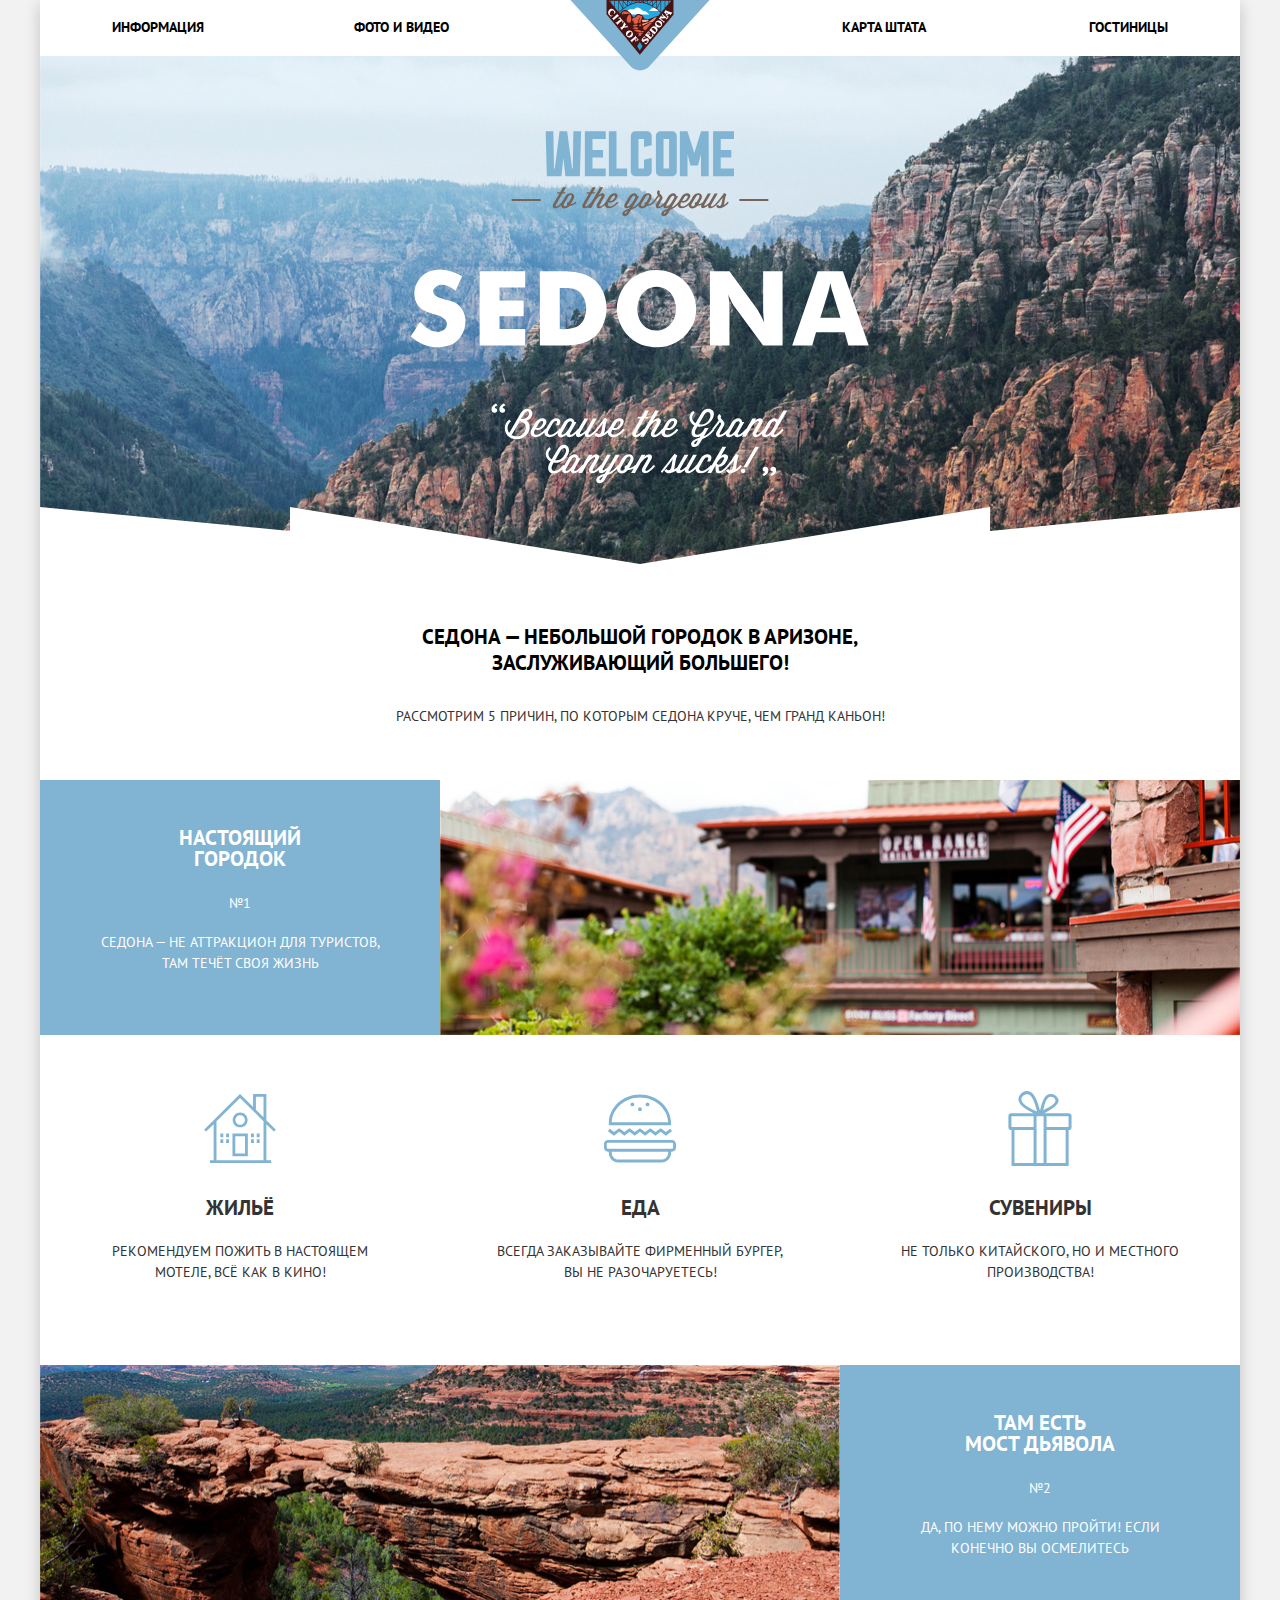
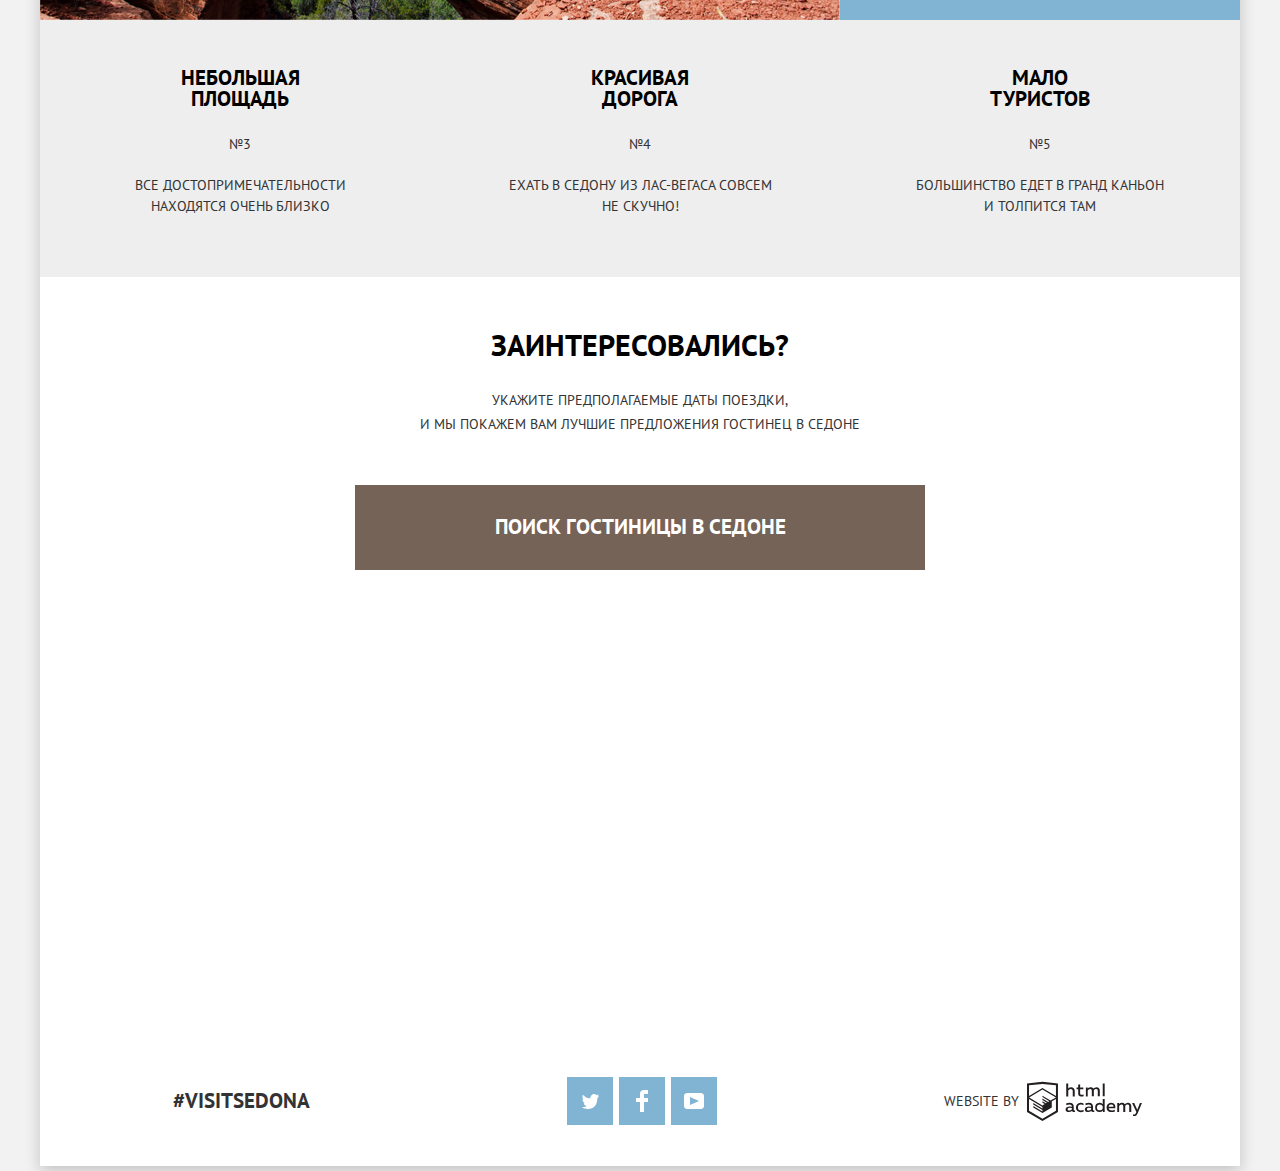
<file: index.html>
<!DOCTYPE html>
<html lang="ru">
	<head>
		<meta charset="utf-8">
		<title>HTML Academy: Седона</title>
		<link href="https://fonts.googleapis.com/css?family=PT+Sans:400,700&display=swap&subset=cyrillic" rel="stylesheet">
		<link href="css/normalize.css" rel="stylesheet">
		<link href="css/style_min.css" rel="stylesheet">
	</head>
	<body>
		<div class="wrap-content page-wrap">
			<header class="page-header">
				<nav class="main-navigation">
					<div class="logo">
						<img src="img/logo-sedona.svg" alt="Логотип сайта «Sedona»" width="140" height="72">
					</div>
					<ul class="site-navigation">
						<li class="navigation-item"><a href="#">Информация</a></li>
						<li class="navigation-item"><a href="#">Фото и видео</a></li>
						<li class="navigation-item right"><a href="#">Карта штата</a></li>
						<li class="navigation-item right"><a href="inner.html">Гостиницы</a></li>
					</ul>
				</nav>
			</header>
			<main class="page-content">
				<section class="promo">
					<div class="promo-wrap">
						<div class="promo-img-wrap">
							<img src="img/intro-welcome.svg" alt="Промо изображение" width="460" height="353">
						</div>
					</div>
					<b>Седона — небольшой городок в Аризоне, заслуживающий большего!</b>
					<p>Рассмотрим 5 причин, по которым Седона круче, чем гранд каньон!</p>
				</section>
				<section class="features">
					<ol class="features-list">
						<li class="features-item wide">
							<div class="info blue-bg">
								<h3>Настоящий городок</h3>
								<span class="number">№1</span>
								<p class="description-features">
									Седона — не аттракцион для туристов, там течёт своя жизнь
								</p>
							</div>
							<div class="img-feature-wrap">
								<img src="img/feature-1.jpg" alt="Фото города" width="800" height="255">
							</div>
							<ul class="advantages-list wide">
								<li class="advantages-item housing">
									<h3>Жильё</h3>
									<p class="description-features">
										Рекомендуем пожить в настоящем мотеле, всё как в кино!
									</p>
								</li>
								<li class="advantages-item food">
									<h3>Еда</h3>
									<p class="description-features">
										Всегда заказывайте фирменный бургер, вы не разочаруетесь!
									</p>
								</li>
								<li class="advantages-item presents">
									<h3>Сувениры</h3>
									<p class="description-features">
										Не только китайского, но и местного производства!
									</p>
								</li>
							</ul>
						</li>
						<li class="features-item wide reverse">
							<div class="info blue-bg">
								<h3>Там есть<br>Мост Дьявола</h3>
								<span class="number">№2</span>
								<p class="description-features">
									Да, по нему можно пройти! Если конечно вы осмелитесь
								</p>
							</div>
							<div class="img-feature-wrap">
								<img src="img/feature-2.jpg" alt="Фото Мост Дьявола" width="800" height="255">
							</div>
						</li>
						<li class="features-item gray-bg">
							<h3>Небольшая площадь</h3>
							<span class="number">№3</span>
							<p class="description-features">
								Все достопримечательности находятся очень близко
							</p>	
						</li>
						<li class="features-item gray-bg">
							<h3>Красивая дорога</h3>
							<span class="number">№4</span>
							<p class="description-features">
								Ехать в Седону из Лас-Вегаса совсем не скучно!
							</p>
						</li>
						<li class="features-item gray-bg">
							<h3>Мало туристов</h3>
							<span class="number">№5</span>
							<p class="description-features small-line">
								Большинство едет в гранд каньон и толпится там
							</p>	
						</li>
					</ol>
				</section>
				<section class="hotels">
					<h2>Заинтересовались?</h2>
					<p class="hotel-description">
						Укажите предполагаемые даты поездки,<br> и мы покажем вам лучшие предложения гостинец в Седоне
					</p>
					<button type="button" class="button-modal-window btn-click">Поиск гостиницы в седоне</button>
					<div class="modal-window-wrap">
						<form class="modal-window" method="post" action="https://echo.htmlacademy.ru">
							<p class="wrap-arrivel">
								<label class="arrivel info-label">
									<span class="date">Дата заезда:</span>
									<input type="text" name="arrivel-date" value="24 апреля 2017">
								</label>
								<button type="button" class="date-btn-wrap btn-click">
									<svg class="date-btn" width="21" height="22" fill="#cacaca" viewBox="0 0 21 22"><path d="M19.251 2.025h-2.845V.648c0-.381-.294-.689-.656-.689-.363 0-.656.308-.656.689v1.377h-3.938V.648c0-.381-.294-.689-.655-.689-.363 0-.657.308-.657.689v1.377H5.906V.648c0-.381-.294-.689-.656-.689-.363 0-.657.308-.657.689v1.377H1.75C.784 2.025 0 2.847 0 3.862v16.302C0 21.179.784 22 1.75 22h17.501c.966 0 1.749-.821 1.749-1.836V3.862c0-1.015-.783-1.837-1.749-1.837zm.437 18.139a.448.448 0 0 1-.437.459H1.75a.45.45 0 0 1-.438-.459V3.862a.45.45 0 0 1 .438-.459h2.844v1.378c0 .381.294.689.657.689.362 0 .656-.308.656-.689V3.403h3.938v1.378c0 .381.294.689.657.689.361 0 .655-.308.655-.689V3.403h3.938v1.378c0 .381.293.689.656.689.362 0 .656-.308.656-.689V3.403h2.845c.241 0 .437.206.437.459v16.302z"/><path d="M4.594 8.225h2.625v2.066H4.594zM4.594 11.668h2.625v2.067H4.594zM4.594 15.112h2.625v2.066H4.594zM9.188 15.112h2.625v2.066H9.188zM9.188 11.668h2.625v2.067H9.188zM9.188 8.225h2.625v2.066H9.188zM13.781 15.112h2.625v2.066h-2.625zM13.781 11.668h2.625v2.067h-2.625zM13.781 8.225h2.625v2.066h-2.625z"/>
									</svg>
								</button>
							</p>
							<p class="wrap-departure">
								<label class="departure info-label">
									<span class="date">Дата выезда:</span>
									<input type="text" name="date-of-departure" value="4 июля 2017">
								</label>	
								<button type="button" class="date-btn-wrap btn-click">
									<svg class="date-btn" width="21" height="22" fill="#cacaca" viewBox="0 0 21 22">
										<path d="M19.251 2.025h-2.845V.648c0-.381-.294-.689-.656-.689-.363 0-.656.308-.656.689v1.377h-3.938V.648c0-.381-.294-.689-.655-.689-.363 0-.657.308-.657.689v1.377H5.906V.648c0-.381-.294-.689-.656-.689-.363 0-.657.308-.657.689v1.377H1.75C.784 2.025 0 2.847 0 3.862v16.302C0 21.179.784 22 1.75 22h17.501c.966 0 1.749-.821 1.749-1.836V3.862c0-1.015-.783-1.837-1.749-1.837zm.437 18.139a.448.448 0 0 1-.437.459H1.75a.45.45 0 0 1-.438-.459V3.862a.45.45 0 0 1 .438-.459h2.844v1.378c0 .381.294.689.657.689.362 0 .656-.308.656-.689V3.403h3.938v1.378c0 .381.294.689.657.689.361 0 .655-.308.655-.689V3.403h3.938v1.378c0 .381.293.689.656.689.362 0 .656-.308.656-.689V3.403h2.845c.241 0 .437.206.437.459v16.302z"/>
										<path d="M4.594 8.225h2.625v2.066H4.594zM4.594 11.668h2.625v2.067H4.594zM4.594 15.112h2.625v2.066H4.594zM9.188 15.112h2.625v2.066H9.188zM9.188 11.668h2.625v2.067H9.188zM9.188 8.225h2.625v2.066H9.188zM13.781 15.112h2.625v2.066h-2.625zM13.781 11.668h2.625v2.067h-2.625zM13.781 8.225h2.625v2.066h-2.625z"/>
									</svg>
								</button>
							</p>
							<div class="half-width wrap-adults">
								<label for="amount-of-adults" class="adults">Взрослые:</label>
								<button type="button" name="button-minus-adults" aria-label="минус" class="part-of-input btn-input btn-minus btn-click"><span class="minus"></span></button>
								<input type="number" id="amount-of-adults" name="amount-of-adults" class="amount-of-adults part-of-input" value="2">
								<button type="button" class="part-of-input btn-input btn-plus btn-click" name="button-plus-adults" aria-label="плюс"><span class="plus"></span></button>
							</div>
							<div class="half-width wrap-children">
								<label for="amount-of-children" class="children">Дети:</label>	
								<button type="button" class="part-of-input btn-input btn-minus btn-click" name="button-minus-children" aria-label="минус"><span class="minus"></span></button>
								<input type="number" name="amount-of-children" class="amount-of-children part-of-input" id="amount-of-children" value="0">
								<button type="button" class="part-of-input btn-input btn-plus btn-click" name="button-plus-children" aria-label="плюс"><span class="plus"></span></button>
							</div>
							<button type="submit" name="button-find" class="find btn-click">Найти</button>
						</form>
					</div>
					<div class="map">
						<iframe class="map-int hide" src="https://www.google.com/maps/embed?pb=!1m18!1m12!1m3!1d11011.173063327402!2d-111.76793411749564!3d34.86523837370596!2m3!1f0!2f0!3f0!3m2!1i1024!2i768!4f13.1!3m3!1m2!1s0x872da132f942b00d%3A0x5548c523fa6c8efd!2z0KHQtdC00L7QvdCwLCDQkNGA0LjQt9C-0L3QsCA4NjMzNiwg0KHQqNCQ!5e0!3m2!1sru!2skz!4v1560069172054!5m2!1sru!2skz" width="1200" height="593" allowfullscreen></iframe>
						<img src="img/index-map.jpg" class="map-img" alt="Карта" width="1200" height="600">
					</div>
				</section>
			</main>
			<footer class="page-footer">
				<p class="footer-hashtag">
					#visitsedona
				</p>
				<ul class="footer-social">
					<li>
						<a href="#" class="social-button">
							<svg width="17" height="15" viewBox="0 0 17 15">
								<path fill="#fff" d="M10.95.144c1.685-.496 2.984.27 3.577 1.179.673-.231 1.331-.481 2.011-.708a2.345 2.345 0 0 1-.857 1.768c.685.17 1.304-.491 1.304-.491-.169 1-1.006 1.788-1.563 2.024-.231 6.75-3.175 11.217-10.077 11.082h-.446c-.41 0-4.164-.46-4.898-1.887 2.271.196 3.893-.422 4.693-1.177-.96-.3-2.679-.477-2.979-2.95.349.106.564.228 1.19.119C1.705 8.247.374 7.53.448 5.33c.285.328 1.067.536 1.34.472C1.085 5.561-.182 2.442.894.85c1.818 1.854 3.735 3.606 7.152 3.773C8.254 2.33 9.183.793 10.95.144z"/>
							</svg>
							<span class="visually-hidden">Твитор</span>
						</a>
					</li>
					<li>
						<a href="#" class="social-button">
							<svg width="12" height="22" viewBox="0 0 12 22">
								<path fill="#fff" d="M12 4V0H8a4 4 0 0 0-4 4v4H0v4h4v10h4V12h4V8H8V4h4z"/>
							</svg>
							<span class="visually-hidden">Фейсбук</span>
						</a>
					</li>
					<li>
						<a href="#" class="social-button">
							<svg width="20" height="16" viewBox="0 0 20 16">
								<path fill="#fff" d="M17 0H3C1.35 0 0 1.35 0 3v10c0 1.65 1.35 3 3 3h14c1.65 0 3-1.35 3-3V3c0-1.65-1.35-3-3-3zM6.027 11.998V4.002L15.014 8l-8.987 3.998z"/>
							</svg>
							<span class="visually-hidden">Ютуб</span>
						</a>
					</li>
				</ul>
				<p class="footer-copyright">
					<span class="copyright">website by</span><a class="logo-footer" href="https://htmlacademy.ru/intensive/htmlcss" target="_blank">
						<svg id="Layer_1" width="115" height="41" data-name="Layer 1" viewBox="0 0 108.08 36.85">
							<title>logo-htmlacademy-small1</title>
							<path d="M44.61,26.88a2,2,0,0,0,.55-0.1v1.33a3.25,3.25,0,0,1-1.18.21,1.67,1.67,0,0,1-1.67-1,4.84,4.84,0,0,1-3.14,1.08c-1.51,0-2.91-.83-2.91-2.55,0-2.13,2-2.79,3.71-2.79a11.08,11.08,0,0,1,2.17.25v-0.3c0-1-.76-1.77-2.19-1.77a7.42,7.42,0,0,0-3,.64v-1.7a10.21,10.21,0,0,1,3.19-.55c2.36,0,3.81,1.12,3.81,3.65v3a0.54,0.54,0,0,0,.49.59h0.17Zm-6.44-1.13A1.35,1.35,0,0,0,39.63,27h0.11a3.39,3.39,0,0,0,2.41-1V24.58a9.72,9.72,0,0,0-1.81-.21c-1,0-2.16.33-2.16,1.38h0Zm12.36-6.11a5,5,0,0,1,2.57.64V22a4.08,4.08,0,0,0-2.3-.7,2.75,2.75,0,1,0,0,5.49,5,5,0,0,0,2.43-.64v1.71a6.27,6.27,0,0,1-2.76.57A4.21,4.21,0,0,1,46,24.51q0-.21,0-0.41a4.32,4.32,0,0,1,4.18-4.46h0.38Zm12.17,7.24a2,2,0,0,0,.55-0.1v1.33a3.25,3.25,0,0,1-1.18.21,1.67,1.67,0,0,1-1.67-1,4.84,4.84,0,0,1-3.14,1.08c-1.51,0-2.91-.83-2.91-2.55,0-2.13,2-2.79,3.71-2.79a11.08,11.08,0,0,1,2.17.25v-0.3c0-1-.76-1.77-2.19-1.77a7.42,7.42,0,0,0-3,.64v-1.7a10.21,10.21,0,0,1,3.19-.55c2.36,0,3.81,1.12,3.81,3.65v3a0.54,0.54,0,0,0,.49.59h0.17Zm-6.44-1.13A1.35,1.35,0,0,0,57.73,27h0.11a3.39,3.39,0,0,0,2.41-1V24.58a9.72,9.72,0,0,0-1.81-.21c-1.06,0-2.16.33-2.16,1.38h0ZM73,16V28.2H71.35V26.88a3.88,3.88,0,0,1-3.19,1.54,4.4,4.4,0,0,1,0-8.78,3.81,3.81,0,0,1,3,1.3V16H73Zm-4.53,5.22a2.76,2.76,0,1,0,0,5.52A2.86,2.86,0,0,0,71.15,25V23A2.91,2.91,0,0,0,68.49,21.27ZM79,19.64c3.31,0,4.46,2.68,3.92,5.09H76.7c0.21,1.5,1.67,2.11,3.19,2.11a6.11,6.11,0,0,0,2.64-.59v1.6a7.14,7.14,0,0,1-3,.57C77,28.42,74.78,27,74.78,24a4.18,4.18,0,0,1,4-4.39H79Zm0.09,1.54a2.28,2.28,0,0,0-2.44,2.1v0.06H81.3A2,2,0,0,0,79.13,21.18Zm5.73,7V19.87h1.65v1a3.81,3.81,0,0,1,2.78-1.27A2.86,2.86,0,0,1,91.89,21a4.12,4.12,0,0,1,2.91-1.33A3.06,3.06,0,0,1,98,23V28.2h-1.9V23.05a1.59,1.59,0,0,0-1.42-1.75H94.42a2.8,2.8,0,0,0-2.07,1.12V28.2h-1.9V23.05A1.59,1.59,0,0,0,89,21.31H88.8a3,3,0,0,0-2.21,1.29v5.63H84.86Zm21.31-8.33h1.9l-3.91,9.46c-0.9,2.17-2.09,2.86-3.35,2.86a4.76,4.76,0,0,1-1.1-.14V30.46a2.86,2.86,0,0,0,.85.12c0.9,0,1.58-.64,2.07-1.9l0.17-.42-4-8.4h2l2.86,6.29ZM38.73,1.46V6.22a3.81,3.81,0,0,1,2.7-1.14,3.25,3.25,0,0,1,3.44,3.4v5.15H43V8.72a1.81,1.81,0,0,0-1.61-2h-0.3a2.93,2.93,0,0,0-2.32,1.39v5.52h-1.9V1.46h1.9ZM49.94,2.31v3h3V6.91h-3v3.81c0,1.1.5,1.46,1.58,1.46a4.49,4.49,0,0,0,1.69-.33v1.6A6.8,6.8,0,0,1,51,13.8a2.55,2.55,0,0,1-2.86-2.74V6.89H46.58V5.26h1.5V2.74Zm5.4,11.31V5.28H57v1A3.81,3.81,0,0,1,59.77,5a2.86,2.86,0,0,1,2.6,1.33A4.12,4.12,0,0,1,65.28,5,3.06,3.06,0,0,1,68.44,8.4v5.21h-1.9V8.46a1.59,1.59,0,0,0-1.42-1.75H64.89a2.8,2.8,0,0,0-2.07,1.12v5.78h-1.9V8.46A1.59,1.59,0,0,0,59.5,6.71H59.27A3,3,0,0,0,57.06,8v5.63H55.34ZM71.17,1.45H73V13.6H71.17V1.45ZM14.71,0H14.55L0,1.54V28.21l14.55,8.66,14.55-8.66V1.54Zm12.5,27.1L14.55,34.64,1.9,27.12V16.18l12.59,7.5V25L5.86,19.9v1.31l8.68,5.21v1.39L5.87,22.65V24l8.68,5.21,8.75-5.24V18.31L27.2,16V27.12Zm0-12.53-3.48,2-1.6,1L14.51,13v1.31L21,18.23H21l-0.14.09-1,.54-5.37-3.2V17l4.24,2.52-1,.67-3.2-1.9v1.31l2.1,1.24L14.5,22.1,2,14.65,14.51,7.11Zm0-1.32L14.49,5.76,1.91,13.25v-10L14.56,1.92,27.21,3.25v10h0Z" transform="translate(0 -0.02)" fill="#231f20"/>
						</svg>
					</a>
				</p>
			</footer>
		</div>
		<script src="js/script_min.js"></script>
	</body>
</html>
</file>
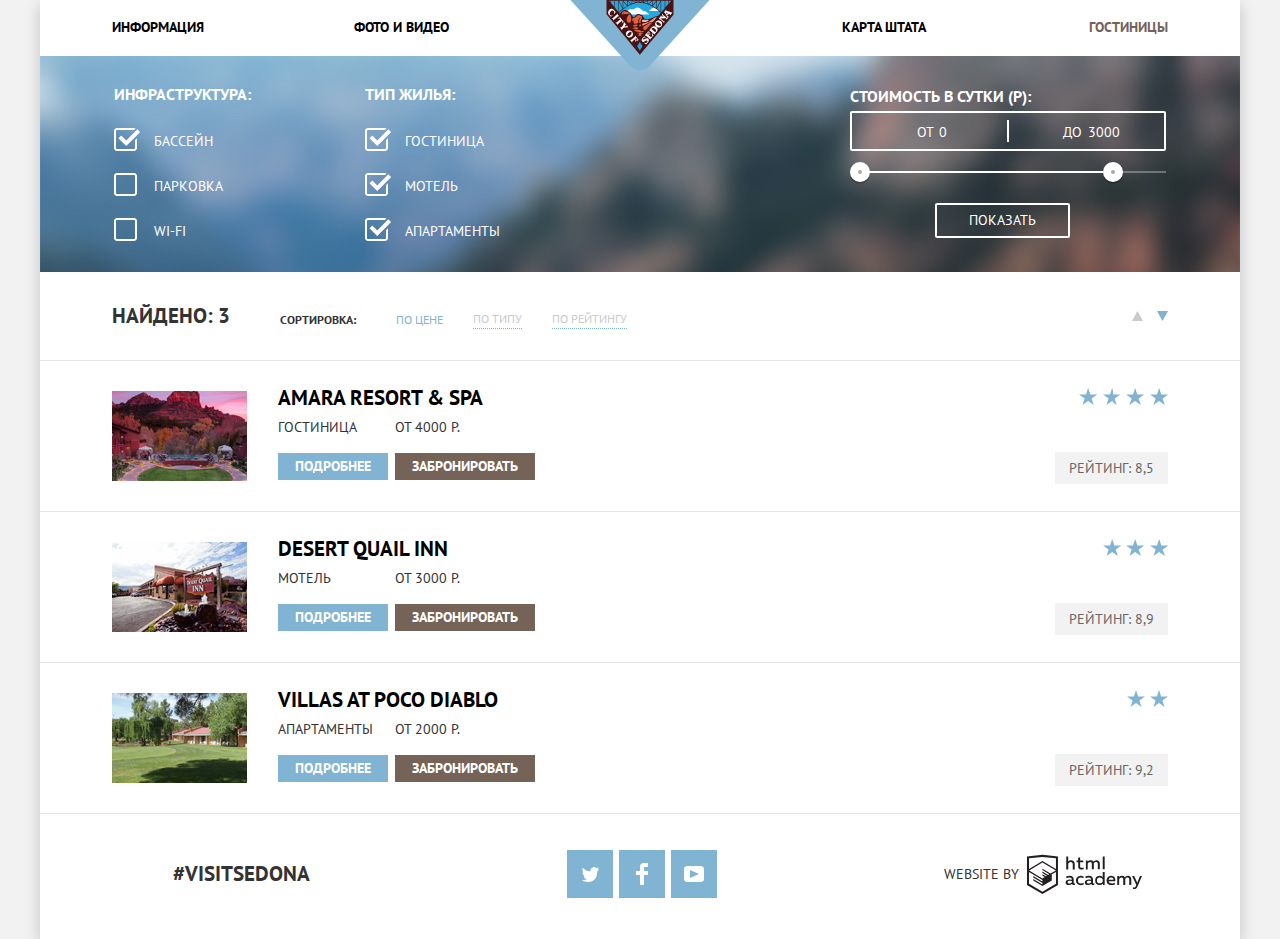
<file: inner.html>
<!DOCTYPE html>
<html lang="ru">
	<head>
		<meta charset="utf-8">
		<title>HTML Academy: Седона</title>
		<link href="https://fonts.googleapis.com/css?family=PT+Sans:400,700&display=swap&subset=cyrillic" rel="stylesheet">
		<link href="css/normalize.css" rel="stylesheet">
		<link href="css/style_min.css" rel="stylesheet">
	</head>
	<body>
		<div class="wrap-content">
			<header class="main-header">
				<nav class="main-navigation">
					<div class="logo">
						<a href="index.html">
							<img src="img/logo-sedona.svg" alt="Логотип сайта «Sedona»" width="140" height="72">
						</a>
					</div>
					<ul class="site-navigation">
						<li class="navigation-item"><a href="#">Информация</a></li>
						<li class="navigation-item"><a href="#">Фото и видео</a></li>
						<li class="navigation-item right"><a href="#">Карта штата</a></li>
						<li class="navigation-item right"><a class="active">Гостиницы</a></li>
					</ul>
				</nav>
			</header>
			<main class="main-content">
				<section class="filters">
					<form method="post" class="form-filters" action="https://echo.htmlacademy.ru">
						<div class="wrap-filters">
							<div class="left-column">
								<fieldset class="filters-item infrastructure">
									<legend>Инфраструктура:</legend>
									<ul class="filter-list">
										<li>
											<input type="checkbox" id="pool" name="pool" class="visually-hidden filter filter-pool" checked>
											<label class="label-filter" for="pool">Бассейн</label>
										</li>
										<li>
											<input type="checkbox" id="parking" name="parking" class="visually-hidden filter filter-parking">
											<label class="label-filter" for="parking">Парковка</label>
										</li>
										<li>
											<input type="checkbox" id="wi-fi" name="wi-fi" class="visually-hidden filter filter-wi-fi">
											<label class="label-filter" for="wi-fi">Wi-Fi</label>
										</li>
									</ul>
								</fieldset>
							</div>
							<div class="center-column">
								<fieldset class="filters-item type-if-housing">
									<legend>Тип жилья:</legend>
									<ul class="filter-list">
										<li>
											<input type="checkbox" id="hotel" name="hotel" class="visually-hidden filter filter-hotel" checked>
											<label class="label-filter" for="hotel">Гостиница</label>
										</li>
										<li>
											<input type="checkbox" id="motel" name="motel" class="visually-hidden filter filter-motel" checked>
											<label class="label-filter" for="motel">Мотель</label>
										</li>
										<li>
											<input type="checkbox" id="apartment" name="apartment" class="visually-hidden filter filter-apartment" checked>
											<label class="label-filter" for="apartment">Апартаменты</label>
										</li>
									</ul>
								</fieldset>
							</div>
							<div class="right-column">
								<fieldset class="range filters-item">
									<legend>Стоимость в сутки (Р):</legend>
									<div class="price-controls">
										<label class="min-price">от <input type="text" name="min-price" value="0"></label>
										<label class="max-price">до <input type="text" name="max-price" value="3000"></label>
									</div>
									<div class="range-controls">
										<div class="scale">
											<div class="bar"></div>
										</div>
										<div class="range-toggle range-toggle-min"></div>
										<div class="range-toggle range-toggle-max"></div>
 								 	</div>
								</fieldset>
							</div>
							<button type="submit" name="show-result" class="show-result btn-click">Показать</button>
						</div>
					</form>
				</section>
				<section class="search-results">
					<div class="sorting">
						<span class="find-sort">Найдено: 3</span>
						<span class="type">сортировка:</span>
						<a class="price-sort sort-item active-sort">По цене</a>
						<a href="#" class="type-sort sort-item">По типу</a>
						<a href="#" class="rating-sort sort-item">По рейтингу</a>
						<div class="order">
							<a href="#">
								<svg class="dir-up dir" xmlns="http://www.w3.org/2000/svg" width="11" height="10" viewBox="0 0 11 10">
									<path fill="#231F20" d="M5.5 0L0 10h11z"/>
								</svg>
							</a>
							<a>
								<svg class="dir-down dir dir-active" xmlns="http://www.w3.org/2000/svg" width="11" height="10" viewBox="0 0 11 10">
									<path fill="#231F20" d="M5.5 10L0 0h11"/>
								</svg>
							</a>
						</div>
					</div>
					<div class="search-result-item">
						<div class="image-wrap">
							<img src="img/hotel.jpg" alt="Изображение гостиницы" width="135" height="90">
						</div>
						<div class="description">
							<h2 class="desc-caption"><a href="#">Amara resort & spa</a></h2>
							<div class="bottom-part">
								<div class="left-column-desc">
									<span class="type-housing">Гостиница</span>
									<a href="#" class="more btn-desc">Подробнее</a>
								</div>
								<div class="right-column-desc">
									<span class="price-housing">От 4000 Р.</span>
									<a href="#" class="book btn-desc">Забронировать</a>
								</div>
							</div>
						</div>
						<div class="wrap-rating">
							<div class="four-stars star"><span class="visually-hidden">4 звезды</span></div>
							<span class="rating">Рейтинг: 8,5</span>
						</div>
					</div>
					<div class="search-result-item">
						<div class="image-wrap">
							<img src="img/motel.jpg" alt="Изображение мотеля" width="135" height="90">
						</div>
						<div class="description">
							<h2 class="desc-caption"><a href="#">Desert quail inn</a></h2>
							<div class="bottom-part">
								<div class="left-column-desc">
									<span class="type-housing">Мотель</span>
									<a href="#" class="more btn-desc">Подробнее</a>
								</div>
								<div class="right-column-desc">
									<span class="price-housing">От 3000 Р.</span>
									<a href="#" class="book btn-desc">Забронировать</a>
								</div>
							</div>
						</div>
						<div class="wrap-rating">
							<div class="three-stars star"><span class="visually-hidden">3 звезды</span></div>
							<span class="rating">Рейтинг: 8,9</span>
						</div>
					</div>
					<div class="search-result-item">
						<div class="image-wrap">
							<img src="img/apartment.jpg" alt="Изображение апартаментов" width="135" height="90">
						</div>
						<div class="description">
							<h2 class="desc-caption"><a href="#">Villas at poco diablo</a></h2>
							<div class="bottom-part">
								<div class="left-column-desc">
									<span class="type-housing">Апартаменты</span>
									<a href="#" class="more btn-desc">Подробнее</a>
								</div>
								<div class="right-column-desc">
									<span class="price-housing">От 2000 Р.</span>
									<a href="#" class="book btn-desc">Забронировать</a>
								</div>
							</div>
						</div>
						<div class="wrap-rating">
							<div class="two-stars star"><span class="visually-hidden">2 звезды</span></div>
							<span class="rating">Рейтинг: 9,2</span>
						</div>
					</div>
				</section>
			</main>
			<footer class="main-footer">
				<p class="footer-hashtag">
					#visitsedona
				</p>
				<ul class="footer-social">
					<li>
						<a href="#" class="social-button">
							<svg width="17" height="15" viewBox="0 0 17 15">
								<path fill="#fff" d="M10.95.144c1.685-.496 2.984.27 3.577 1.179.673-.231 1.331-.481 2.011-.708a2.345 2.345 0 0 1-.857 1.768c.685.17 1.304-.491 1.304-.491-.169 1-1.006 1.788-1.563 2.024-.231 6.75-3.175 11.217-10.077 11.082h-.446c-.41 0-4.164-.46-4.898-1.887 2.271.196 3.893-.422 4.693-1.177-.96-.3-2.679-.477-2.979-2.95.349.106.564.228 1.19.119C1.705 8.247.374 7.53.448 5.33c.285.328 1.067.536 1.34.472C1.085 5.561-.182 2.442.894.85c1.818 1.854 3.735 3.606 7.152 3.773C8.254 2.33 9.183.793 10.95.144z"/>
							</svg>
							<span class="visually-hidden">Твитор</span>
						</a>
					</li>
					<li>
						<a href="#" class="social-button">
							<svg width="12" height="22" viewBox="0 0 12 22">
								<path fill="#fff" d="M12 4V0H8a4 4 0 0 0-4 4v4H0v4h4v10h4V12h4V8H8V4h4z"/>
							</svg>
							<span class="visually-hidden">Фейсбук</span>
						</a>
					</li>
					<li>
						<a href="#" class="social-button">
							<svg width="20" height="16" viewBox="0 0 20 16">
								<path fill="#fff" d="M17 0H3C1.35 0 0 1.35 0 3v10c0 1.65 1.35 3 3 3h14c1.65 0 3-1.35 3-3V3c0-1.65-1.35-3-3-3zM6.027 11.998V4.002L15.014 8l-8.987 3.998z"/>
							</svg>
							<span class="visually-hidden">Ютуб</span>
						</a>
					</li>
				</ul>
				<p class="footer-copyright">
					<span class="copyright">website by</span><a class="logo-footer" href="https://htmlacademy.ru/intensive/htmlcss" target="_blank">
						<svg id="Layer_1" width="115" height="41" data-name="Layer 1" viewBox="0 0 108.08 36.85">
							<title>logo-htmlacademy-small1</title>
							<path d="M44.61,26.88a2,2,0,0,0,.55-0.1v1.33a3.25,3.25,0,0,1-1.18.21,1.67,1.67,0,0,1-1.67-1,4.84,4.84,0,0,1-3.14,1.08c-1.51,0-2.91-.83-2.91-2.55,0-2.13,2-2.79,3.71-2.79a11.08,11.08,0,0,1,2.17.25v-0.3c0-1-.76-1.77-2.19-1.77a7.42,7.42,0,0,0-3,.64v-1.7a10.21,10.21,0,0,1,3.19-.55c2.36,0,3.81,1.12,3.81,3.65v3a0.54,0.54,0,0,0,.49.59h0.17Zm-6.44-1.13A1.35,1.35,0,0,0,39.63,27h0.11a3.39,3.39,0,0,0,2.41-1V24.58a9.72,9.72,0,0,0-1.81-.21c-1,0-2.16.33-2.16,1.38h0Zm12.36-6.11a5,5,0,0,1,2.57.64V22a4.08,4.08,0,0,0-2.3-.7,2.75,2.75,0,1,0,0,5.49,5,5,0,0,0,2.43-.64v1.71a6.27,6.27,0,0,1-2.76.57A4.21,4.21,0,0,1,46,24.51q0-.21,0-0.41a4.32,4.32,0,0,1,4.18-4.46h0.38Zm12.17,7.24a2,2,0,0,0,.55-0.1v1.33a3.25,3.25,0,0,1-1.18.21,1.67,1.67,0,0,1-1.67-1,4.84,4.84,0,0,1-3.14,1.08c-1.51,0-2.91-.83-2.91-2.55,0-2.13,2-2.79,3.71-2.79a11.08,11.08,0,0,1,2.17.25v-0.3c0-1-.76-1.77-2.19-1.77a7.42,7.42,0,0,0-3,.64v-1.7a10.21,10.21,0,0,1,3.19-.55c2.36,0,3.81,1.12,3.81,3.65v3a0.54,0.54,0,0,0,.49.59h0.17Zm-6.44-1.13A1.35,1.35,0,0,0,57.73,27h0.11a3.39,3.39,0,0,0,2.41-1V24.58a9.72,9.72,0,0,0-1.81-.21c-1.06,0-2.16.33-2.16,1.38h0ZM73,16V28.2H71.35V26.88a3.88,3.88,0,0,1-3.19,1.54,4.4,4.4,0,0,1,0-8.78,3.81,3.81,0,0,1,3,1.3V16H73Zm-4.53,5.22a2.76,2.76,0,1,0,0,5.52A2.86,2.86,0,0,0,71.15,25V23A2.91,2.91,0,0,0,68.49,21.27ZM79,19.64c3.31,0,4.46,2.68,3.92,5.09H76.7c0.21,1.5,1.67,2.11,3.19,2.11a6.11,6.11,0,0,0,2.64-.59v1.6a7.14,7.14,0,0,1-3,.57C77,28.42,74.78,27,74.78,24a4.18,4.18,0,0,1,4-4.39H79Zm0.09,1.54a2.28,2.28,0,0,0-2.44,2.1v0.06H81.3A2,2,0,0,0,79.13,21.18Zm5.73,7V19.87h1.65v1a3.81,3.81,0,0,1,2.78-1.27A2.86,2.86,0,0,1,91.89,21a4.12,4.12,0,0,1,2.91-1.33A3.06,3.06,0,0,1,98,23V28.2h-1.9V23.05a1.59,1.59,0,0,0-1.42-1.75H94.42a2.8,2.8,0,0,0-2.07,1.12V28.2h-1.9V23.05A1.59,1.59,0,0,0,89,21.31H88.8a3,3,0,0,0-2.21,1.29v5.63H84.86Zm21.31-8.33h1.9l-3.91,9.46c-0.9,2.17-2.09,2.86-3.35,2.86a4.76,4.76,0,0,1-1.1-.14V30.46a2.86,2.86,0,0,0,.85.12c0.9,0,1.58-.64,2.07-1.9l0.17-.42-4-8.4h2l2.86,6.29ZM38.73,1.46V6.22a3.81,3.81,0,0,1,2.7-1.14,3.25,3.25,0,0,1,3.44,3.4v5.15H43V8.72a1.81,1.81,0,0,0-1.61-2h-0.3a2.93,2.93,0,0,0-2.32,1.39v5.52h-1.9V1.46h1.9ZM49.94,2.31v3h3V6.91h-3v3.81c0,1.1.5,1.46,1.58,1.46a4.49,4.49,0,0,0,1.69-.33v1.6A6.8,6.8,0,0,1,51,13.8a2.55,2.55,0,0,1-2.86-2.74V6.89H46.58V5.26h1.5V2.74Zm5.4,11.31V5.28H57v1A3.81,3.81,0,0,1,59.77,5a2.86,2.86,0,0,1,2.6,1.33A4.12,4.12,0,0,1,65.28,5,3.06,3.06,0,0,1,68.44,8.4v5.21h-1.9V8.46a1.59,1.59,0,0,0-1.42-1.75H64.89a2.8,2.8,0,0,0-2.07,1.12v5.78h-1.9V8.46A1.59,1.59,0,0,0,59.5,6.71H59.27A3,3,0,0,0,57.06,8v5.63H55.34ZM71.17,1.45H73V13.6H71.17V1.45ZM14.71,0H14.55L0,1.54V28.21l14.55,8.66,14.55-8.66V1.54Zm12.5,27.1L14.55,34.64,1.9,27.12V16.18l12.59,7.5V25L5.86,19.9v1.31l8.68,5.21v1.39L5.87,22.65V24l8.68,5.21,8.75-5.24V18.31L27.2,16V27.12Zm0-12.53-3.48,2-1.6,1L14.51,13v1.31L21,18.23H21l-0.14.09-1,.54-5.37-3.2V17l4.24,2.52-1,.67-3.2-1.9v1.31l2.1,1.24L14.5,22.1,2,14.65,14.51,7.11Zm0-1.32L14.49,5.76,1.91,13.25v-10L14.56,1.92,27.21,3.25v10h0Z" transform="translate(0 -0.02)" fill="#231f20"/>
						</svg>
					</a>
				</p>
			</footer>
		</div>
	</body>
</html>
</file>
<file: css/style_min.css>
body{margin:0;font-family:"PT Sans",Arial,sans-serif;text-transform:uppercase;font-weight:400;line-height:26px;font-size:14px;color:#333;background-color:#f2f2f2}.site-navigation{list-style:none;display:-webkit-box;display:-ms-flexbox;display:flex;padding:0 72px;-webkit-box-pack:justify;-ms-flex-pack:justify;justify-content:space-between;width:100%;-webkit-box-sizing:border-box;box-sizing:border-box}.site-navigation li{width:25%}.navigation-item:nth-child(2)>a{margin-left:-22px}.navigation-item:nth-child(3)>a{margin-right:-22px}.site-navigation .right{text-align:right}.site-navigation a{text-decoration:none;color:#000;font-weight:700}.main-navigation{display:-webkit-box;display:-ms-flexbox;display:flex;position:relative;min-height:56px}.main-navigation .logo{position:absolute;left:50%;-webkit-transform:translateX(-50%);transform:translateX(-50%);margin-top:-1px;z-index:1}.logo img{display:block}.main-navigation a:focus,.main-navigation a:hover{color:#81b3d2}.main-navigation a:active{color:#cecece}.main-navigation .active,.main-navigation .active:active,.main-navigation .active:focus,.main-navigation .active:hover{color:#766357}.promo-wrap::after{position:absolute;content:"";display:block;width:100%;height:90px;background-image:url(../img/intro-mask.svg);background-position:50% 100%;background-repeat:no-repeat;-ms-bottom:23px;bottom:-2px}.promo-wrap{position:relative;background-image:url(../img/intro-background.jpg);background-position:50% 25%;background-repeat:no-repeat;background-size:cover;min-height:508px;margin-bottom:60px}.promo-img-wrap{margin:0 auto;width:460px;padding-top:75px}.promo b{margin:0 auto;display:block;font-size:21px;font-weight:700;margin-bottom:27px;color:#000;width:450px}.promo p{margin:0}.promo{margin-bottom:51px;text-align:center}.hotels{position:relative;text-align:center;width:100%}.hotels h2{padding:0;margin-top:50px;font-size:30px;line-height:36px;margin-bottom:25px;color:#000}.hotel-description{line-height:24px;color:#333;margin-top:0;margin-bottom:49px}.modal-window-wrap{position:relative;top:0;-webkit-transition:.35s;transition:.35s;-webkit-transition-property:-webkit-transform;transition-property:-webkit-transform;transition-property:transform;transition-property:transform,-webkit-transform;z-index:1}.modal-window{position:absolute;background-color:#fff;-webkit-box-sizing:border-box;box-sizing:border-box;width:570px;-webkit-box-shadow:0 7px 15px 0 rgba(0,1,1,.15);box-shadow:0 7px 15px 0 rgba(0,1,1,.15);margin-top:0;left:315px;display:-webkit-box;display:-ms-flexbox;display:flex;-ms-flex-wrap:wrap;flex-wrap:wrap;font-weight:700;padding:55px}.hide-form{-webkit-transform:scaleY(0);transform:scaleY(0);-webkit-transition-property:-webkit-transform;transition-property:-webkit-transform;transition-property:transform;transition-property:transform,-webkit-transform;-webkit-transition:.35s;transition:.35s}.half-width{width:230px;display:-webkit-box;display:-ms-flexbox;display:flex;-webkit-box-align:center;-ms-flex-align:center;align-items:center}.adults{margin-right:42px}.info-label{width:100%;display:-webkit-box;display:-ms-flexbox;display:flex;-webkit-box-align:center;-ms-flex-align:center;align-items:center}.children{margin-left:50px;margin-right:27px}.info-label input{height:38px;border:none;background-color:#f2f2f2;width:345px;margin-left:19px;-webkit-box-sizing:border-box;box-sizing:border-box;padding:8px 10px;outline:0;font-weight:700;border:2px solid #f2f2f2;text-transform:uppercase}.info-label input:hover{background-color:#ebebeb}.info-label input:focus,input.part-of-input:focus{background-color:#fff;border:2px solid #e5e5e5}.half-width input{text-align:center;font-weight:700}.half-width input::-webkit-inner-spin-button,.half-width input::-webkit-outer-spin-button{-webkit-appearance:none;margin:0}.part-of-input{width:39px;height:39px;padding:0;margin:0;-webkit-box-sizing:border-box;box-sizing:border-box;border:none;background-color:#f2f2f2;display:block;outline:0}.modal-window p{color:#000}.date-btn-wrap{position:absolute;top:5px;right:2px;border:none;background-color:transparent}.date-btn:hover{fill:#000}.btn-input{font-size:25px;color:#a9a9a9;display:-webkit-box;display:-ms-flexbox;display:flex;-webkit-box-align:center;-ms-flex-align:center;align-items:center;-webkit-box-pack:center;-ms-flex-pack:center;justify-content:center}.btn-input:focus span,.btn-input:focus span::after,.btn-input:hover span,.btn-input:hover span::after{background-color:#000}.btn-input:active span,.btn-input:active span::after{background-color:#81b3d2}.minus{display:block;height:3px;width:12px;background-color:#a9a9a9}.plus{display:block;height:3px;width:11px;background-color:#a9a9a9}.plus::after{content:"";display:block;height:3px;width:11px;background-color:#a9a9a9;-webkit-transform:rotate(90deg);transform:rotate(90deg)}.date-btn:active{fill:#81b3d2}.button-modal-window{font-size:21px;font-weight:700;color:#fff;width:570px;min-height:85px;border:none;background-color:#766357;outline:0;text-transform:inherit;z-index:3;position:relative}.button-modal-window:focus,.button-modal-window:hover{background-color:#604e43}.button-modal-window:active{background-color:#503e33;color:#928a85}.wrap-arrivel{margin-top:0;margin-bottom:27px;position:relative}.wrap-departure{margin:0 auto;margin-bottom:30px;position:relative}.arrivel,.departure{font-weight:700}.date{width:95px}.find{margin-top:53px;font:inherit;text-transform:uppercase;line-height:26px;font-size:21px;color:#fff;font-weight:700;width:100%;-webkit-box-sizing:border-box;box-sizing:border-box;min-height:60px;background-color:#81b3d2;border:none}.find:hover{background-color:#669ec0}.find:active{background-color:#5496bd;color:#94b9d2}.footer-hashtag{font-size:21px;font-weight:700;margin:0;margin-left:133px;display:-webkit-box;display:-ms-flexbox;display:flex;margin-top:11px}.footer-copyright{margin:0;margin-left:219px;display:-webkit-box;display:-ms-flexbox;display:flex}.logo-footer{margin-left:8px;margin-top:4px}.copyright{margin-top:11px}.logo-footer:focus path,.logo-footer:hover path{fill:#81b3d2}.logo-footer:active path{fill:#bdbbbc}.filters-item{border:none;padding:0}.filters-item legend{font-size:16px;line-height:21px;color:#fff;font-weight:700;margin-bottom:4px}.label-filter{font-size:14px;line-height:21px;color:#fff}.form-filters{background-image:url(../img/filter-background.jpg);background-position:top center;background-repeat:no-repeat;background-size:cover;padding:28px 72px}.wrap-filters{display:-webkit-box;display:-ms-flexbox;display:flex;position:relative}.right-column{padding-top:2px}.show-result{font-size:14px;line-height:21px;border-radius:2px;border:solid 2px #fff;color:#fff;background-color:transparent;position:absolute;right:98px;top:119px;width:135px;min-height:35px;text-transform:inherit}.show-result:hover{background-color:#fff;color:#000}.image-wrap{margin-right:31px}.description{color:#333;line-height:21px;width:500px;height:90px;-moz-min-height:90px;-webkit-min-height:90px;-o-min-height:90px;display:-webkit-box;display:-ms-flexbox;display:flex;-ms-flex-wrap:wrap;flex-wrap:wrap}.left-column-desc{width:110px}.right-column-desc{width:140px;margin-left:7px}.bottom-part{display:-webkit-box;display:-ms-flexbox;display:flex;margin-top:-1px}.btn-desc{margin-top:15px}.desc-caption a{font-weight:700;color:#000;text-decoration:none;outline:0}.desc-caption{-webkit-transform:translateY(-6px);transform:translateY(-6px);width:100%}.desc-caption a:focus,.desc-caption a:hover{color:#81b3d2}.desc-caption a:active{color:#cacaca}.desc-caption{display:block;margin:0;font-size:21px;line-height:26px}.search-result-item{display:-webkit-box;display:-ms-flexbox;display:flex;-webkit-box-align:center;-ms-flex-align:center;align-items:center;border-bottom:1px solid #e5e5e5;padding:27px 72px;position:relative}.rating{color:#666;display:block;padding:3px 14px;background-color:#f2f2f2;margin-top:64px}.wrap-rating{margin-left:auto}.filter-list{list-style:none}.page-footer{position:relative;background-color:rgba(255,255,255,.9);display:-webkit-box;display:-ms-flexbox;display:flex;width:1200px;margin-top:-130px;padding-top:36px;padding-bottom:36px}.main-footer{display:-webkit-box;display:-ms-flexbox;display:flex;padding-top:36px;padding-bottom:36px}.footer-social{padding-left:0;margin:0;margin-left:255px;display:-webkit-box;display:-ms-flexbox;display:flex;-webkit-box-pack:center;-ms-flex-pack:center;justify-content:center;width:160px}.footer-social li{list-style:none;margin-right:6px}.footer-social li:last-child{padding-right:0}.footer-social a{text-decoration:none}.wrap-content{width:1200px;margin:0 auto;-webkit-box-shadow:0 5px 15px 0 rgba(0,0,0,.2);box-shadow:0 5px 15px 0 rgba(0,0,0,.2);background-color:#fff}.filters-item ul{margin:0;padding:0}.center-column{margin-left:110px}.right-column{margin-left:auto;width:320px}.map img{display:block}.map .hide{display:none}.image-wrap img{display:block}.book,.more{padding:0;text-decoration:none;font-weight:700;font-size:14px;line-height:21px;text-align:center}.more{-webkit-box-sizing:border-box;box-sizing:border-box;width:110px;background-color:#81b3d2;color:#fff;display:block;padding:3px}.book{width:140px;display:block;background-color:#766357;color:#fff;padding:3px;-webkit-box-sizing:border-box;box-sizing:border-box}.more:focus,.more:hover{background-color:#669ec0}.book:focus,.book:hover{background-color:#604e43}.more:active{background-color:#5496bd;color:#92b9d2}.book:active{background-color:#503e33;color:#928a85}.filter-list li{-webkit-box-sizing:border-box;box-sizing:border-box;padding:0;height:auto;margin:0;margin-top:19px}.filter-list .filter{padding:0;margin:0}.features{line-height:21px}.features-list li{list-style:none}.info{width:400px}.img-feature-wrap img{display:block}.img-feature-wrap{width:800px;background-color:#81b3d2}.gray-bg h3{color:#000}.advantages-item{padding-top:162px;padding-bottom:82px}.advantages-item h3{margin-top:0;margin-bottom:23px}.features-list{padding-left:0;display:-webkit-box;display:-ms-flexbox;display:flex;-ms-flex-wrap:wrap;flex-wrap:wrap;text-align:center}.features-item{width:400px}.blue-bg,.gray-bg{padding-top:47px;padding-bottom:60px}.features-item h3{font-size:21px}.advantages-list{padding-left:0;display:-webkit-box;display:-ms-flexbox;display:flex;width:1200px}.advantages-item{width:400px}.housing{background-image:url(../img/icon-1.svg);background-size:72px 75px;background-repeat:no-repeat;background-position:50% 56px}.food{background-image:url(../img/icon-2.svg);background-size:72px 75px;background-repeat:no-repeat;background-position:50% 56px}.presents{background-image:url(../img/icon-3.svg);background-size:72px 75px;background-repeat:no-repeat;background-position:50% 56px}.blue-bg{background-color:#81b3d2;color:#fff}.blue-bg h3{width:160px;margin:0 auto}.number{display:block}.blue-bg .number{margin-bottom:18px;margin-top:24px}.gray-bg h3{width:150px;margin:0 auto;margin-bottom:25px}.gray-bg .number{margin-bottom:20px}.wide{width:1200px;display:-webkit-box;display:-ms-flexbox;display:flex;-ms-flex-wrap:wrap;flex-wrap:wrap}.reverse{-webkit-box-orient:horizontal;-webkit-box-direction:reverse;-ms-flex-direction:row-reverse;flex-direction:row-reverse}.gray-bg{background-color:#eee}.description-features{width:305px;margin:0 auto}.advantages-item .description-features{width:300px;margin:0 auto}.gray-bg .description-features{width:270px}.gray-bg .small-line{width:250px}.social-button{width:46px;height:48px;background-color:#81b3d2;display:-webkit-box;display:-ms-flexbox;display:flex;-webkit-box-align:center;-ms-flex-align:center;align-items:center;-webkit-box-pack:center;-ms-flex-pack:center;justify-content:center}.social-button:focus,.social-button:hover{background-color:#669ec0}.social-button:active{background-color:#5496bd}.social-button:active path{fill:#88b6d1}.visually-hidden{position:absolute;clip:rect(0 0 0 0);width:1px;height:1px;margin:-1px}.filter-range{width:330px;color:#fff;text-transform:uppercase}.filter-range-title{margin-bottom:9px;font-weight:600;font-size:16px;line-height:21px}.price-controls{position:relative;height:36px;margin-bottom:20px;font-size:0;border:2px solid #fff;border-radius:2px}.price-controls::after{content:"";position:absolute;top:50%;left:50%;width:2px;height:22px;background:#fff;-webkit-transform:translate(-50%,-50%);transform:translate(-50%,-50%)}.price-controls label{display:inline-block;font-size:14px;line-height:36px;vertical-align:top;color:#fff;cursor:pointer}.price-controls .max-price,.price-controls .min-price{width:90px;padding-left:65px;height:36px}.price-controls .max-price{padding-left:56px}.price-controls input{width:50px;margin:0;color:inherit;font:inherit;background:0 0;border:none;height:36px}.range-controls{position:relative;margin-bottom:32px}.range-controls .scale{height:2px;background:rgba(255,255,255,.3)}.range-controls .bar{width:80%;height:2px;background:#fff}.range-toggle{position:absolute;top:-9px;width:4px;height:4px;background:#ababab;border:8px solid #fff;border-radius:50%;-webkit-box-shadow:0 2px 1px 0 rgba(0,1,1,.2);box-shadow:0 2px 1px 0 rgba(0,1,1,.2);cursor:pointer}.range-toggle:hover{background:#1c4f80}.range-toggle-min{left:0}.range-toggle-max{left:80%}.btn-transparent{display:block;margin:0 auto;padding:6px 35px;font-size:14px;line-height:20px;color:#fff;text-transform:uppercase;background:0 0;border:2px solid #fff;border-radius:2px;cursor:pointer}.btn-transparent:hover{color:#000;background:#fff}.filter:focus+label{outline:1px solid #fff}.label-filter{position:relative;padding-left:40px}.filter+label:before{content:"";left:0;position:absolute;width:26px;height:23px;background-image:url(../img/checkbox-off.svg);background-repeat:no-repeat}.filter:checked+label:before{background-image:url(../img/checkbox-on.svg)}.btn-click{cursor:pointer}.star{background-image:url(../img/star.svg);background-repeat:space;height:17px;position:absolute;right:0}.four-stars{width:89px}.three-stars{width:65px}.two-stars{width:41px}.wrap-rating{min-height:90px;position:relative}.sorting{padding:31px 72px;display:-webkit-box;display:-ms-flexbox;display:flex;border-bottom:1px solid #e5e5e5;-webkit-box-align:end;-ms-flex-align:end;align-items:flex-end}.find-sort{font-size:21px;line-height:26px;font-weight:700;margin-right:50px}.type{font-size:12px;line-height:18px;font-weight:700;margin-right:40px}.sort-item{margin-right:30px;text-decoration:none;color:#cacaca;font-size:12px;line-height:18px;border-bottom:1px dotted #81b3d2}.sort-item:hover{color:#81b3d2}.sort-item:active{color:#000;border:none;border-bottom:1px dashed transparent}.active-sort{color:#81b3d2;border:none}.active-sort:active{border:none;color:#81b3d2}.dir-up{margin-right:10px}.dir path{fill:#cacaca}.dir-active path{fill:#81b3d2}.dir:hover path{fill:#231f20}.dir:active path{fill:#81b3d2}.dir-active:hover path{fill:#81b3d2}.order{margin-left:auto}.order a{text-decoration:none}@-webkit-keyframes error{20%{-webkit-transform:translate(30px);transform:translate(30px)}40%{-webkit-transform:translate(-30px);transform:translate(-30px)}60%{-webkit-transform:translate(15px);transform:translate(15px)}80%{-webkit-transform:translate(-15px);transform:translate(-15px)}100%{-webkit-transform:translate(0);transform:translate(0)}}@keyframes error{20%{-webkit-transform:translate(30px);transform:translate(30px)}40%{-webkit-transform:translate(-30px);transform:translate(-30px)}60%{-webkit-transform:translate(15px);transform:translate(15px)}80%{-webkit-transform:translate(-15px);transform:translate(-15px)}100%{-webkit-transform:translate(0);transform:translate(0)}}.error{-webkit-animation:error .6s;animation:error .6s}.map iframe{border:none}
</file>
